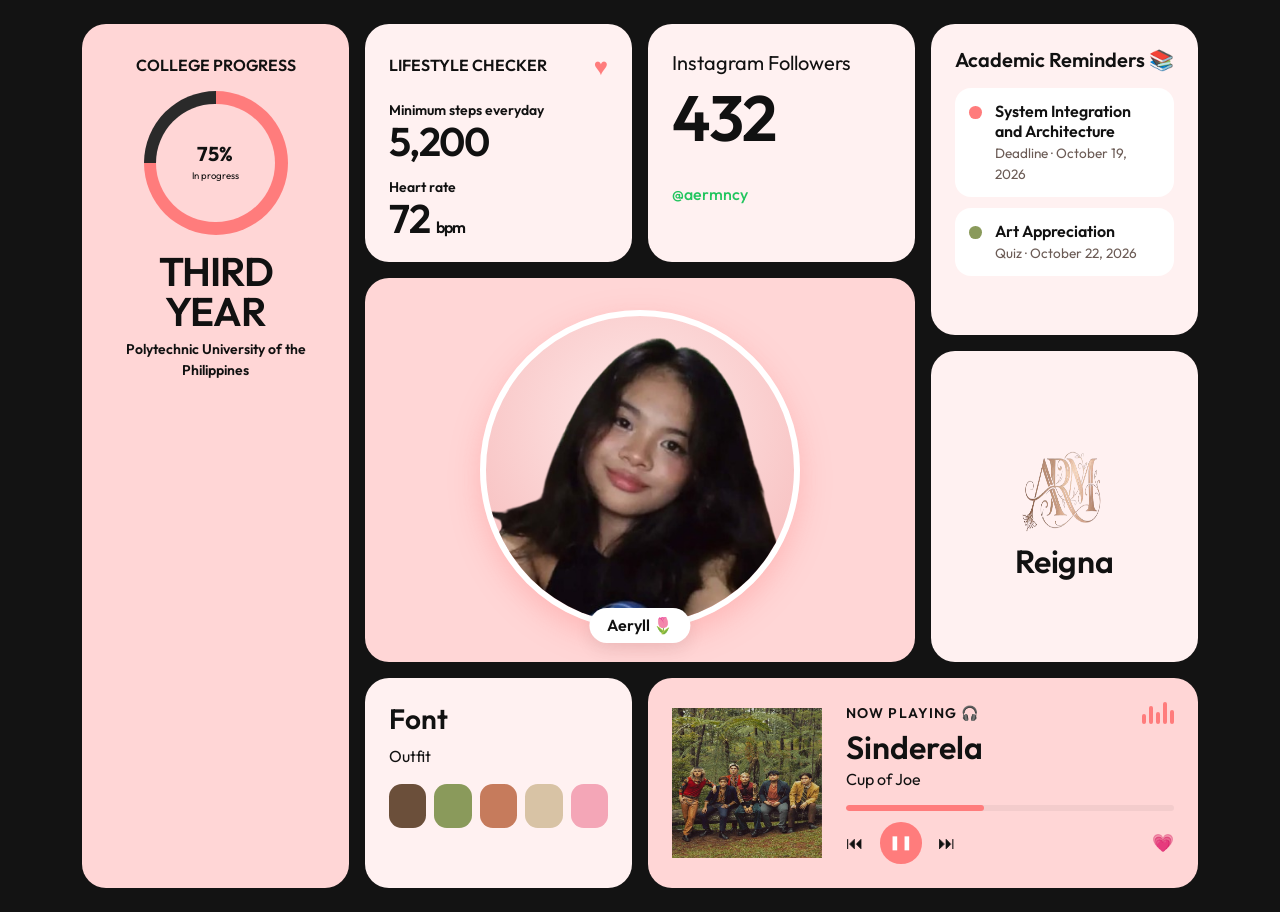
<file: activity-1/index.html>
<!DOCTYPE html>
<html lang="en">

<head>
    <meta charset="UTF-8">
    <meta name="viewport" content="width=device-width, initial-scale=1">
    <title>Reigna's Bento</title>
    <link href="https://cdn.jsdelivr.net/npm/bootstrap@5.3.3/dist/css/bootstrap.min.css" rel="stylesheet">
    <link href="https://fonts.googleapis.com/css2?family=Outfit:wght@400;500;600;700&display=swap" rel="stylesheet">
    <style>
        :root {
            --bg: #131313;
            --pink: #FFD6D6;
            --blush: #FFF1F1;
            --coral: #FF7C7C;
            --green: #22C55E;
            --ink: #111;
        }

        body {
            background: var(--bg);
            font-family: 'Outfit', sans-serif;
            color: var(--ink);
        }

        .tile {
            border-radius: 1.5rem;
            padding: 1.5rem;
            height: 100%;
            position: relative;
            overflow: hidden;
        }

        .t-pink {
            background: var(--pink);
        }

        .t-blush {
            background: var(--blush);
        }

        .tile h2 {
            font-weight: 600;
            line-height: 1.2;
        }

        .num {
            font-weight: 600;
            line-height: 1;
            letter-spacing: -.03em;
        }

        .up {
            color: var(--green);
            font-weight: 500;
        }

        .up-coral {
            color: var(--coral);
            font-weight: 500;
        }

        /* funding ring */
        .ring {
            width: 9rem;
            height: 9rem;
            border-radius: 50%;
            margin: 1rem auto;
            display: grid;
            place-items: center;
            background: conic-gradient(var(--coral) 0 75%, #2a2a2a 75% 100%);
        }

        .ring>div {
            width: 7.4rem;
            height: 7.4rem;
            border-radius: 50%;
            background: var(--pink);
            display: grid;
            place-items: center;
            text-align: center;
            line-height: 1.1;
        }

        /* hero */
        .hero {
            min-height: 24rem;
            display: grid;
            place-items: center;
        }

        .hero-photo {
            width: min(20rem, 80%);
            aspect-ratio: 1;
            border-radius: 50%;
            background: radial-gradient(circle at 50% 35%, #ffe9e9, #f5b5b5);
            border: 6px solid #fff;
            box-shadow: 0 10px 30px rgba(255, 124, 124, .35);
            overflow: hidden;
        }

        .hero-photo img {
            width: 100%;
            height: 100%;
            object-fit: cover;
            object-position: center;
            display: block;
        }

        .hero-name {
            position: absolute;
            bottom: 1.2rem;
            left: 50%;
            transform: translateX(-50%);
            background: #fff;
            border-radius: 999px;
            padding: .35rem 1.1rem;
            font-weight: 600;
            box-shadow: 0 6px 18px rgba(0, 0, 0, .08);
            white-space: nowrap;
        }

        /* academic reminders */
        .reminder {
            display: flex;
            gap: .8rem;
            align-items: flex-start;
            background: #fff;
            border-radius: 1rem;
            padding: .8rem .9rem;
            margin-bottom: .7rem;
        }

        .r-dot {
            flex-shrink: 0;
            width: .8rem;
            height: .8rem;
            border-radius: 50%;
            background: var(--coral);
            margin-top: .35rem;
        }

        .r-dot.alt {
            background: #8A9A5B;
        }

        .r-title {
            font-weight: 600;
            line-height: 1.25;
        }

        .r-meta {
            font-size: .85rem;
            color: #6b5b55;
            margin-top: .15rem;
        }

        /* swatches */
        .sw {
            flex: 1;
            height: 2.8rem;
            border-radius: .8rem;
        }

        /* music player */
        .music {
            display: flex;
            align-items: center;
            gap: 1.5rem;
        }

        .vinyl {
            flex-shrink: 0;
            width: 8.5rem;
            height: 8.5rem;
            border-radius: 50%;
            background: repeating-radial-gradient(circle, #1a1a1a 0 3px, #262626 3px 6px);
            display: grid;
            place-items: center;
            box-shadow: 0 8px 22px rgba(0, 0, 0, .25);
        }


        .vinyl img {
            width: 3.6rem;
            height: 3.6rem;
            border-radius: 50%;
            object-fit: cover;
            border: 3px solid var(--coral);
        }


        .music-info {
            flex: 1;
            min-width: 0;
        }

        .eq {
            display: flex;
            align-items: flex-end;
            gap: 3px;
            height: 1.4rem;
        }

        .eq i {
            width: 4px;
            border-radius: 2px;
            background: var(--coral);
            height: 30%;
        }


        .eq i:nth-child(1) { height: 45%; }
        .eq i:nth-child(2) { height: 80%; }
        .eq i:nth-child(3) { height: 55%; }
        .eq i:nth-child(4) { height: 100%; }
        .eq i:nth-child(5) { height: 65%; }


        .progress-track {
            height: 6px;
            background: #f3cccc;
            border-radius: 999px;
            overflow: hidden;
            margin-top: .9rem;
        }

        .progress-fill {
            height: 100%;
            width: 42%;
            background: var(--coral);
            border-radius: 999px;
        }



        .controls {
            display: flex;
            align-items: center;
            gap: 1rem;
            margin-top: .7rem;
            font-size: 1.1rem;
        }

        .play-btn {
            width: 2.6rem;
            height: 2.6rem;
            border-radius: 50%;
            border: 0;
            background: var(--coral);
            color: #fff;
            display: grid;
            place-items: center;
            font-size: .9rem;
        }

        @media (max-width: 575px) {
            .vinyl { width: 6rem; height: 6rem; }
            .vinyl img { width: 2.5rem; height: 2.5rem; }
        }
    </style>
</head>

<body>
    <main class="container-xl py-4">
        <div class="row g-3">

            <!-- FIRST COLUMN -->
            <div class="col-lg-3">
                <section class="tile t-pink text-center">
                    <h2 class="fs-6 mt-2">COLLEGE PROGRESS</h2>
                    <div class="ring">
                        <div>
                            <div><strong class="fs-5">75%</strong><br><small style="font-size:.6rem">In progress</small>
                            </div>
                        </div>
                    </div>
                    <div class="num display-6 mt-3">THIRD YEAR</div>
                    <p class="small fw-semibold mt-2 mb-0">Polytechnic University of the Philippines</p>
                </section>
            </div>

            <!-- RIGHT AREA -->
            <div class="col-lg-9">
                <div class="row g-3">

                    <div class="col-lg-8">
                        <div class="row g-3">

                            <div class="col-md-6">
                                <section class="tile t-blush">
                                    <div class="d-flex justify-content-between align-items-center">
                                        <h2 class="fs-6 text-uppercase mb-0">Lifestyle Checker</h2>
                                        <span class="fs-4" style="color:var(--coral)">&#9829;</span>
                                    </div>
                                    <div class="mt-3">
                                        <div class="small fw-semibold">Minimum steps everyday</div>
                                        <div class="num display-6">5,200</div>
                                    </div>
                                    <div class="mt-3">
                                        <div class="small fw-semibold">Heart rate</div>
                                        <div class="num display-6">72 <span class="fs-6 fw-semibold">bpm</span></div>
                                    </div>
                                </section>
                            </div>

                            <!-- IG Update -->
                            <div class="col-md-6">
                                <section class="tile t-blush">
                                    <div class="fs-5">Instagram Followers</div>
                                    <div class="num display-3 mt-2">432</div><br>
                                    <div class="up mt-2"><a href="https://www.instagram.com/aermncy/" target="_blank" rel="noopener" class="text-decoration-none" style="color:inherit;">@aermncy</a></div>
                                </section>
                            </div>

                            <!-- HERO: photo centered in the circle + cute emojis -->
                            <div class="col-12">
                                <section class="tile t-pink hero">
                                    <div class="hero-photo">
                                        <img src="aeryll.png" alt="Aeryll Moncayo">
                                    </div>

                                    <div class="hero-name">Aeryll 🌷</div>
                                </section>
                            </div>

                        </div>
                    </div>

                    <div class="col-lg-4">
                        <div class="d-flex flex-column gap-3 h-100">

                            <section class="tile t-blush flex-grow-1">
                                <h2 class="fs-5 mb-3">Academic Reminders 📚</h2>

                                <div class="reminder">
                                    <div class="r-dot"></div>
                                    <div>
                                        <div class="r-title">System Integration and Architecture</div>
                                        <div class="r-meta">Deadline &middot; October 19, 2026</div>
                                    </div>
                                </div>

                                <div class="reminder">
                                    <div class="r-dot alt"></div>
                                    <div>
                                        <div class="r-title">Art Appreciation</div>
                                        <div class="r-meta">Quiz &middot; October 22, 2026</div>
                                    </div>
                                </div>
                            </section>

                            <section
                                class="tile t-blush d-flex flex-column align-items-center justify-content-center py-4">
                                <img src="logo.png" alt="ARM" style="width: 100px; height: 100px; display:block;">
                                <div class="num fs-2 mt-2" style="letter-spacing:-.01em">Reigna</div>
                            </section>

                        </div>
                    </div>

                    <!-- Bottom row -->
                    <div class="col-lg-4">
                        <section class="tile t-blush">
                            <h2 class="fs-3">Font</h2>
                            <p class="mb-3">Outfit</p>
                            <div class="d-flex gap-2">
                                <span class="sw" style="background:#6B4F3A" title="Bark"></span>
                                <span class="sw" style="background:#8A9A5B" title="Moss"></span>
                                <span class="sw" style="background:#C67B5C" title="Terracotta"></span>
                                <span class="sw" style="background:#D8C3A5" title="Sand"></span>
                                <span class="sw" style="background:#F4A6B7" title="Pink"></span>
                            </div>
                        </section>
                    </div>

                    <!-- MUSIC PLAYER -->
                    <div class="col-lg-8">
                        <section class="tile t-pink d-flex align-items-center">
                            <div class="music w-100">
                                <div>
                                    <img src="coj.jpg" alt="Sinderela by Cup of Joe" height= 150px; width= 150px;>
                                </div>

                                <div class="music-info">
                                    <div class="d-flex align-items-center justify-content-between">
                                        <small class="fw-semibold text-uppercase" style="letter-spacing:.08em">Now playing 🎧</small>
                                        <div class="eq" aria-hidden="true"><i></i><i></i><i></i><i></i><i></i></div>
                                    </div>
                                    <h2 class="fs-2 mb-0 mt-1">Sinderela</h2>
                                    <p class="mb-0">Cup of Joe</p>

                                    <div class="progress-track"><div class="progress-fill"></div></div>

                                    <div class="controls">
                                        <span aria-hidden="true">&#9198;</span>
                                        <span class="play-btn" aria-hidden="true">&#10074;&#10074;</span>
                                        <span aria-hidden="true">&#9197;</span>
                                        <span class="ms-auto">💗</span>
                                    </div>
                                </div>
                            </div>
                        </section>
                    </div>

                </div>
            </div>

        </div>
    </main>

</body>

</html>
</file>
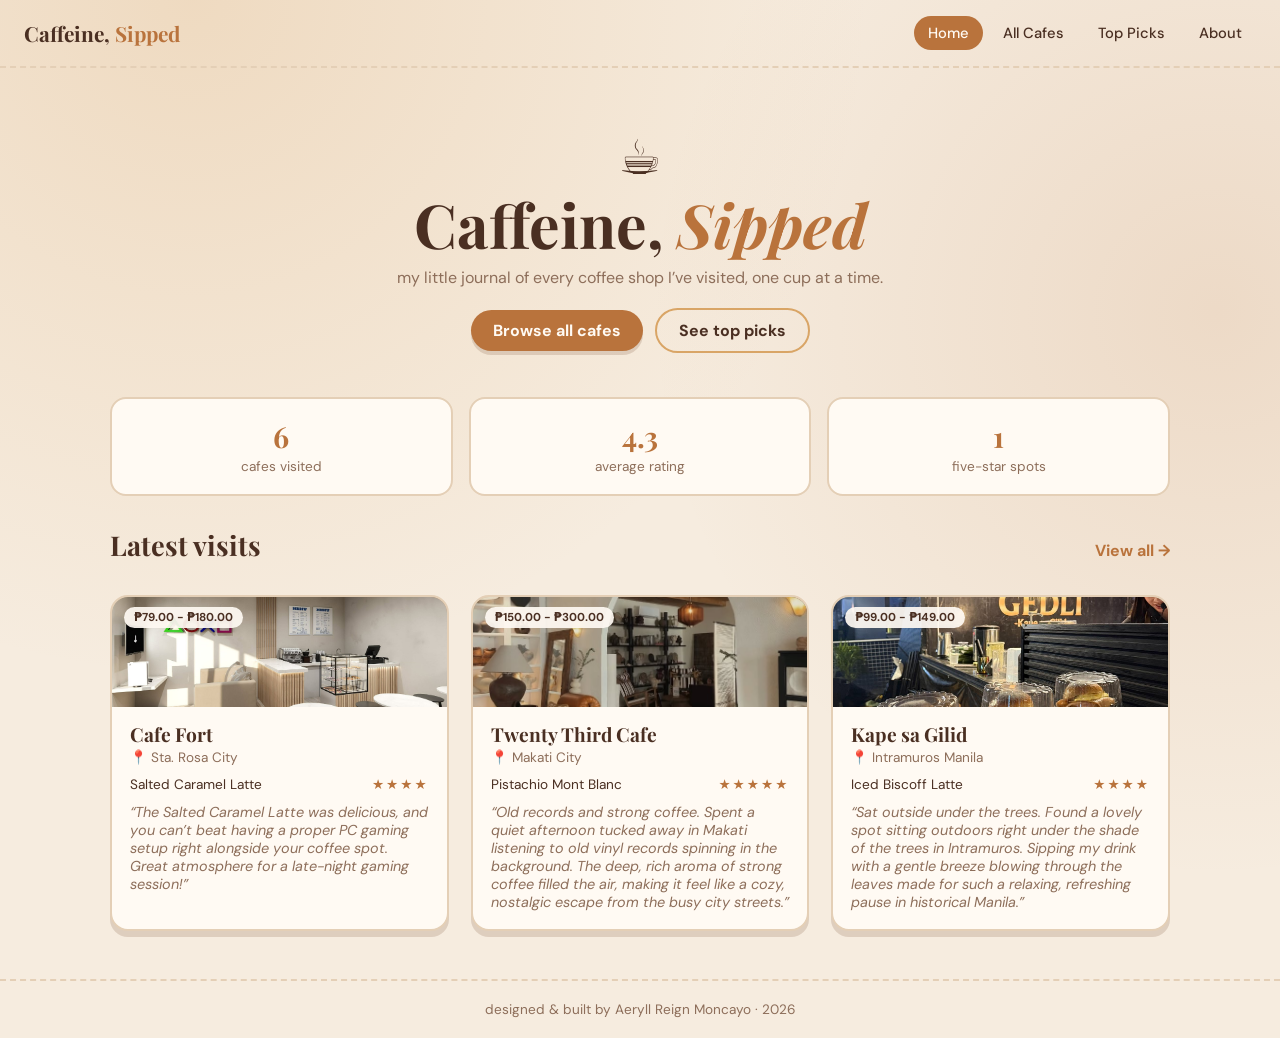
<file: activity-2/index.html>
<!DOCTYPE html>
<html lang="en">

<head>
  <meta charset="UTF-8" />
  <meta name="viewport" content="width=device-width, initial-scale=1.0" />
  <title>Caffeine, Sipped</title>
  <link rel="preconnect" href="https://fonts.googleapis.com" />
  <link rel="preconnect" href="https://fonts.gstatic.com" crossorigin />
  <link
    href="https://fonts.googleapis.com/css2?family=DM+Sans:wght@400;500;700&family=Playfair+Display:ital,wght@0,700;1,500&display=swap"
    rel="stylesheet" />
  <link rel="stylesheet" href="https://cdn.jsdelivr.net/npm/bootstrap-icons@1.11.1/font/bootstrap-icons.css" />
  <link rel="stylesheet" href="style.css" />
</head>

<body>
  <nav>
    <a class="brand" href="#home">Caffeine, <span>Sipped</span></a>
    <div class="links">
      <a href="#home" data-page="home">Home</a>
      <a href="#cafes" data-page="cafes">All Cafes</a>
      <a href="#top-picks" data-page="top-picks">Top Picks</a>
      <a href="#about" data-page="about">About</a>
    </div>
  </nav>

  <main id="page"></main>

  <footer>designed &amp; built by Aeryll Reign Moncayo · 2026</footer>

  <!-- Your cafes live here. Add or edit entries, keep the commas. -->
  <script type="application/json" id="cafe-data">
[
 { "id":"cafe-1",   "name": "Cafe Fort",          "place": "Sta. Rosa City",           "drink": "Salted Caramel Latte",                    "rating": 4.7,    "Price": "₱79.00 - ₱180.00",    "visited": "Jun 2026",        "image": "assets/fort.jpg",        "colors": ["#e8c9a0", "#c08552"],    "note": "The Salted Caramel Latte was delicious, and you can’t beat having a proper PC gaming setup right alongside your coffee spot. Great atmosphere for a late-night gaming session!" },
 { "id":"cafe-2",   "name": "Twenty Third Cafe",  "place": "Makati City",              "drink":"Pistachio Mont Blanc",                     "rating": 5,      "Price": "₱150.00 - ₱300.00",   "visited":"Jun 2026",         "image":"assets/23.jpeg",       "colors": ["#c9a27a","#5c3b28"],     "note":"Old records and strong coffee. Spent a quiet afternoon tucked away in Makati listening to old vinyl records spinning in the background. The deep, rich aroma of strong coffee filled the air, making it feel like a cozy, nostalgic escape from the busy city streets." },
 { "id":"cafe-3",   "name": "Kape sa Gilid",      "place": "Intramuros Manila",        "drink":"Iced Biscoff Latte",                       "rating": 4.5,    "Price": "₱99.00 - ₱149.00",    "visited":"May 2026",         "image":"assets/gilid.jpg",       "colors": ["#dfc9a3","#9c7a4d"],     "note":"Sat outside under the trees. Found a lovely spot sitting outdoors right under the shade of the trees in Intramuros. Sipping my drink with a gentle breeze blowing through the leaves made for such a relaxing, refreshing pause in historical Manila." },
 { "id":"cafe-4",   "name": "Coffee Project",     "place": "Crosswinds Tagaytay",      "drink": "Iced Shaken Lemon Lychee & Black Tea",    "rating": 3.7,    "Price": "₱130.00 - ₱245.00",   "visited":"January 2026",     "image":"assets/CP.jpg",           "colors": ["#cfd8b0","#8a9a5b"],     "note":"Clean, bright, and peaceful.A refreshing getaway up in Tagaytay. The cafe was wonderfully clean, flooded with natural sunlight, and bathed in an overall sense of calm that made it super easy to unwind and clear my mind." },
 { "id":"cafe-5",   "name": "Dwena's Cafe",       "place": "San Antonio Sto. Tomas",   "drink":"Mocha Frappe",                             "rating": 3.5,    "Price": "₱120.00 - ₱200.00",   "visited":"Jul 2025",         "image":"assets/dwenas.jpg",       "colors": ["#e5b8a0","#a0522d"],     "note":"Great for hanging out with friends. Loved the easygoing, warm vibe here—it felt like the ideal spot to catch up and chill with good friends over drinks, shared laughs, and casual banter." },
 { "id":"cafe-6",   "name": "Moonbucks Cafe",     "place": "Calamba City",             "drink": "White Chocolate Mocha",                   "rating": 4.5,    "Price": "₱100.00 - ₱260.00",   "visited": "February 2025",   "image": "assets/moonbucks.jpg",   "colors": ["#d9b38c", "#8b5e3c"],    "note": "Fast wifi and quiet corners. Tucked myself away in one of their quiet corners to get some solid focus time in. Between the peaceful atmosphere and the speedy Wi-Fi, it was an effortless spot to lock in and get work done." }
]
  </script>

  <script>
    const cafes = JSON.parse(document.getElementById('cafe-data').textContent);
    const page = document.getElementById('page');

    window.addEventListener('hashchange', showPage);
    showPage();

    // Decide which page to show based on the link (#home, #cafes, #cafe-1 ...)
    function showPage() {
      const id = location.hash.replace('#', '') || 'home';
      let tab = id;

      if (id === 'cafes') {
        page.innerHTML = renderAllCafes();
      } else if (id === 'top-picks') {
        page.innerHTML = renderTopPicks();
      } else if (id === 'about') {
        page.innerHTML = renderAbout();
      } else if (id.startsWith('cafe-')) {
        tab = 'cafes';
        page.innerHTML = renderDetail(id);
      } else {
        tab = 'home';
        page.innerHTML = renderHome();
      }

      document.querySelectorAll('.links a').forEach(link => {
        link.classList.toggle('on', link.dataset.page === tab);
      });
      window.scrollTo(0, 0);
    }

    function stars(count) {
      return '★'.repeat(count) + '☆'.repeat(5 - count);
    }

    // One cafe card
    function renderCard(cafe) {
      return `
        <a class="card" href="#${cafe.id}">
          <div class="cover" style="background: linear-gradient(135deg, ${cafe.colors[0]}, ${cafe.colors[1]})">
            <span class="badge">${cafe.Price}</span>
            <img src="${cafe.image}" alt="${cafe.name}" onerror="this.remove()" />
          </div>
          <div class="info">
            <h3 class="name">${cafe.name}</h3>
            <p class="place">📍 ${cafe.place}</p>
            <div class="row">
              <span>${cafe.drink}</span>
              <span class="stars">${stars(cafe.rating)}</span>
            </div>
            <p class="note">“${cafe.note}”</p>
          </div>
        </a>`;
    }

    // A grid made from a list of cafes
    function renderGrid(list) {
      return `<div class="grid">${list.map(renderCard).join('')}</div>`;
    }

    function renderHome() {
      const total = cafes.length;
      const average = (cafes.reduce((sum, cafe) => sum + cafe.rating, 0) / total).toFixed(1);
      const fiveStars = cafes.filter(cafe => cafe.rating === 5).length;

      return `
        <section class="hero">
          <div class="cup">☕</div>
          <h1>Caffeine, <em>Sipped</em></h1>
          <p class="lead">my little journal of every coffee shop I’ve visited, one cup at a time.</p>
          <a class="btn" href="#cafes">Browse all cafes</a>
          <a class="btn alt" href="#top-picks">See top picks</a>
        </section>

        <div class="stats">
          <div class="stat"><b>${total}</b><span>cafes visited</span></div>
          <div class="stat"><b>${average}</b><span>average rating</span></div>
          <div class="stat"><b>${fiveStars}</b><span>five-star spots</span></div>
        </div>

        <div class="head">
          <h2>Latest visits</h2>
          <a class="back" href="#cafes">View all →</a>
        </div>
        ${renderGrid(cafes.slice(0, 3, 4))}`;
    }

    function renderAllCafes() {
      return `
        <h2>All cafes</h2>
        <p class="lead">Every spot I’ve sipped at. Tap a card to see more.</p>
        ${renderGrid(cafes)}`;
    }

    function renderTopPicks() {
      const topCafes = cafes.filter(cafe => cafe.rating === 5);
      return `
        <h2>Top picks</h2>
        <p class="lead">My five-star favorites.</p>
        ${renderGrid(topCafes)}`;
    }

    function renderAbout() {
      return `
        <section class="about">
          <h2>My Love Affair with Cafes</h2>
          <p>There is something quiet and magic about a warm cafe on an unassuming morning. It isn't just about the caffeine—though a perfectly pulled shot of espresso certainly helps—it’s about the atmosphere. Cafes exist in that rare, peaceful space between home and the rest of the world: a place where time slows down just enough for you to breathe, think, or simply watch life unfold around you.</p>
          <p>Welcome to my little corner of the internet. This is where I keep track of every coffee shop I visit, what I ordered, and how it felt to sit there for an hour with a good drink.</p>        
          </section>

        <div class="rules">
          <h2>My cafe rules</h2>
          <div class="grid">
            <div class="stat rule"><div class="emoji">🪑</div><b>Comfy seats win</b><span>I will stay longer if the chair is good.</span></div>
            <div class="stat rule"><div class="emoji">🔌</div><b>Outlets matter</b><span>A laptop at 5% is a sad laptop.</span></div>
            <div class="stat rule"><div class="emoji">🎶</div><b>Good playlist</b><span>Soft music makes any drink taste better.</span></div>
          </div>
        </div>`;
    }

    function renderDetail(id) {
      const index = cafes.findIndex(cafe => cafe.id === id);
      if (index === -1) return renderHome();

      const cafe = cafes[index];
      const previous = cafes[(index + cafes.length - 1) % cafes.length];
      const next = cafes[(index + 1) % cafes.length];

      return `
        <a class="back" href="#cafes">← Back to all cafes</a>

        <div class="detail">
          <div class="cover big" style="background: linear-gradient(135deg, ${cafe.colors[0]}, ${cafe.colors[1]})">
            ${cafe.emoji}
            <img src="${cafe.image}" alt="${cafe.name}" onerror="this.remove()" />
          </div>

          <div>
            <h2>${cafe.name}</h2>
            <p class="place">📍 ${cafe.place}</p>
            <div class="facts">
              <div class="row"><span>Ordered</span><b>${cafe.drink}</b></div>
              <div class="row"><span>Rating</span><b class="stars">${stars(cafe.rating)}</b></div>
              <div class="row"><span>Price</span><b>${cafe.Price}</b></div>
              <div class="row"><span>Visited</span><b>${cafe.visited}</b></div>
            </div>
            <p class="note">“${cafe.note}”</p>
          </div>
        </div>

        <div class="pager">
          <a class="btn alt" href="#${previous.id}">← ${previous.name}</a>
          <a class="btn alt" href="#${next.id}">${next.name} →</a>
        </div>`;
    }
  </script>
</body>

</html>
</file>
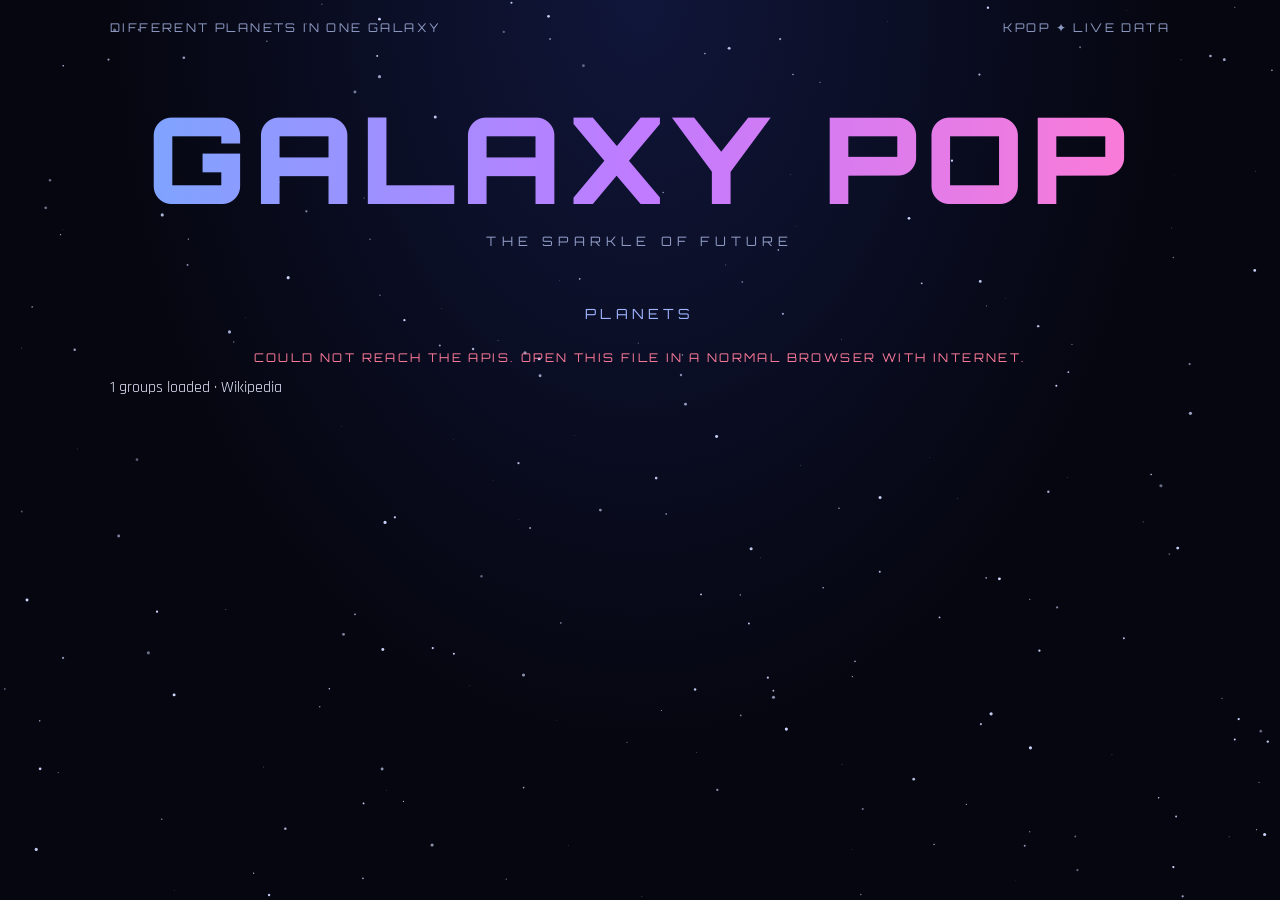
<file: midterms/index.html>
<!DOCTYPE html>
<html lang="en">

<head>
  <meta charset="utf-8">
  <meta name="viewport" content="width=device-width, initial-scale=1">
  <title>Galaxy Pop</title>
  <link rel="preconnect" href="https://fonts.googleapis.com">
  <link
    href="https://fonts.googleapis.com/css2?family=Orbitron:wght@500;700;900&family=Rajdhani:wght@400;500;600&display=swap"
    rel="stylesheet">
  <link rel="stylesheet" href="style.css" />
</head>

<body>
  <canvas id="stars"></canvas>
  <div class="wrap">
    <div class="top"><span>DIFFERENT PLANETS IN ONE GALAXY</span><span>KPOP ✦ LIVE DATA</span></div>

    <section class="hero" id="hero">
      <div class="orb"></div>
      <h1 data-t="EXO">GALAXY POP</h1>
      <div class="slogan">THE SPARKLE OF FUTURE</div>
    </section>

    <div id="home">
      <div class="sec">PLANETS</div>
      <div class="galaxy" id="galaxy">
        <p class="msg">LOADING TRANSMISSION…</p>
      </div>
    </div>

    <div id="groupView" hidden>
      <button class="back" id="back">← BACK TO GALAXY</button>
      <h2 class="gname" id="gName"></h2>
      <p class="about" id="about"></p>
      <div class="sec" id="mTitle">THE MEMBERS</div>
      <div id="members"></div>
      <div class="pager" id="pager"></div>
    </div>

    <div class="status" id="status"></div>
  </div>

  <div id="modal">
    <div class="sheet" id="sheet"></div>
  </div>
  <script>
    (() => {
      const c = document.getElementById("stars"), x = c.getContext("2d"); let W, H, S = [];
      const init = () => { W = c.width = innerWidth; H = c.height = innerHeight; S = Array.from({ length: Math.min(220, W / 5) }, () => ({ x: Math.random() * W, y: Math.random() * H, r: Math.random() * 1.4 + .2, v: Math.random() * .25 + .03, t: Math.random() * 6 })); };
      addEventListener("resize", init); init();
      (function loop() { x.clearRect(0, 0, W, H); for (const s of S) { s.y -= s.v; s.t += .03; if (s.y < 0) { s.y = H; s.x = Math.random() * W; } x.globalAlpha = .4 + .6 * Math.abs(Math.sin(s.t)); x.fillStyle = "#cfd8ff"; x.beginPath(); x.arc(s.x, s.y, s.r, 0, 7); x.fill(); } requestAnimationFrame(loop); })();
    })();

    const OTHERS = ["BTS", "Blackpink", "NewJeans", "Twice_(group)", "Aespa", "Ive_(group)", "Stray_Kids", "Seventeen_(South_Korean_band)", "Le Sserafim", "Itzy", "Red Velvet", "Tomorrow_X_Together", "Enhypen", "Nct_127", "Shinee", "Super_Junior", "Girls%27_Generation"];
    const EXO_TITLE = "EXO";

    const POWERS = [
      { re: /xiumin|min-?seok/i, n: "Xiumin", p: "Ice", c: "#9fe8ff" },
      { re: /suho|jun-?myeon/i, n: "Suho", p: "Water", c: "#3a8dff" },
      { re: /\blay\b|yixing/i, n: "Lay", p: "Healing", c: "#7dffb0" },
      { re: /baekhyun|baek-?hyun/i, n: "Baekhyun", p: "Light", c: "#fff6a0" },
      { re: /chanyeol|chan-?yeol/i, n: "Chanyeol", p: "Fire", c: "#ff5a3c" },
      { re: /\bd\.?o\.?\b|kyung-?soo/i, n: "D.O.", p: "Earth", c: "#c99a64" },
      { re: /\bchen\b|jong-?dae/i, n: "Chen", p: "Lightning", c: "#ffe14d" },
      { re: /\bkai\b|jong-?in/i, n: "Kai", p: "Teleportation", c: "#c07bff" },
      { re: /sehun|se-?hun/i, n: "Sehun", p: "Wind", c: "#c9d8ff" },
      { re: /kris|yifan/i, n: "Kris", p: "Flight", c: "#8affff" },
      { re: /luhan|lu han/i, n: "Luhan", p: "Telekinesis", c: "#ff7bd5" },
      { re: /\btao\b|zitao/i, n: "Tao", p: "Time Control", c: "#a8b5ff" }
    ];
    const powerOf = n => POWERS.find(p => p.re.test(n));
    const esc = s => String(s ?? "").replace(/[&<>"]/g, c => ({ "&": "&amp;", "<": "&lt;", ">": "&gt;", '"': "&quot;" }[c]));
    const $ = id => document.getElementById(id), st = $("status");
    let current = null;

    async function getGroup(title) {
      const r = await fetch("https://en.wikipedia.org/api/rest_v1/page/summary/" + (title.includes("%") ? title : encodeURIComponent(title)));
      if (!r.ok) throw new Error(title + " " + r.status);
      const j = await r.json();
      return { title, name: j.titles?.normalized || j.title, desc: j.description || "", extract: j.extract || "", page: j.content_urls?.desktop?.page || "", qid: j.wikibase_item };
    }

    async function getMembers(qid) {
      const q = `SELECT ?m ?mLabel (SAMPLE(?i) AS ?img) (SAMPLE(?d) AS ?dob) (SAMPLE(?pl) AS ?pob) (SAMPLE(?al) AS ?alias) WHERE {
    {wd:${qid} wdt:P527 ?m} UNION {?m wdt:P463 wd:${qid}} ?m wdt:P31 wd:Q5.
    OPTIONAL{?m wdt:P18 ?i} OPTIONAL{?m wdt:P569 ?d}
    OPTIONAL{?m wdt:P19 ?p. ?p rdfs:label ?pl FILTER(lang(?pl)="en")}
    OPTIONAL{?m skos:altLabel ?al FILTER(lang(?al)="en")}
    SERVICE wikibase:label {bd:serviceParam wikibase:language "en".}
  } GROUP BY ?m ?mLabel ORDER BY ?dob`;
      st.textContent = "QUERY · Wikidata SPARQL · members of " + qid;
      const r = await fetch("https://query.wikidata.org/sparql?format=json&query=" + encodeURIComponent(q));
      if (!r.ok) throw new Error("Wikidata " + r.status);
      const j = await r.json(), seen = new Set();
      return j.results.bindings.map(b => ({ id: b.m.value.split("/").pop(), name: b.mLabel.value, alias: b.alias?.value || "", img: b.img ? b.img.value.replace("http://", "https://") + "?width=420" : "", dob: b.dob ? b.dob.value.slice(0, 10) : "", pob: b.pob?.value || "" }))
        .filter(m => !/^Q\d+$/.test(m.name) && !seen.has(m.id) && seen.add(m.id));
    }
    const fmt = d => d ? new Date(d + "T00:00:00").toLocaleDateString("en", { year: "numeric", month: "long", day: "numeric" }) : "—";

    function ph(m, c) { return `<div class="pic ph" style="--c:${c}">${esc(m.name[0])}</div>`; }
    const PER_PAGE = 6;
    let page = 1, list = [], curGroup = null;

    function drawPage() {
      const pages = Math.max(1, Math.ceil(list.length / PER_PAGE));
      page = Math.min(page, pages);
      const start = (page - 1) * PER_PAGE;
      $("members").innerHTML = '<div class="grid">' + list.slice(start, start + PER_PAGE).map((m, k) => {
        const i = start + k, pw = m.pw, c = m.c;
        return `<button class="card" data-i="${i}" style="--c:${c};animation-delay:${k * 70}ms"><span class="num">${String(i + 1).padStart(2, "0")}</span>${m.img ? `<img class="pic" loading="lazy" src="${esc(m.img)}" alt="${esc(m.name)}" onerror="this.outerHTML='<div class=\\'pic ph\\'>${esc(m.name[0])}</div>'">` : ph(m, c)}<div class="b"><h3>${esc(pw ? pw.n.toUpperCase() : m.name)}</h3><p>${esc(pw ? m.name : (m.pob || ""))}</p>${pw ? `<span class="power"><i></i>${pw.p.toUpperCase()}</span>` : ""}</div></button>`;
      }).join("") + "</div>";
      $("members").querySelectorAll(".card").forEach(b => b.onclick = () => openModal(list[+b.dataset.i], curGroup));

      $("pager").innerHTML = pages < 2 ? "" :
        `<button data-p="${page - 1}" ${page === 1 ? "disabled" : ""}>PREV</button>
     <span>PAGE ${page} OF ${pages}</span>
     <div class="dots">${Array.from({ length: pages }, (_, i) => `<button class="dot ${i + 1 === page ? "on" : ""}" data-p="${i + 1}" aria-label="Page ${i + 1}"></button>`).join("")}</div>
     <button data-p="${page + 1}" ${page === pages ? "disabled" : ""}>NEXT</button>`;
    }
    $("pager").onclick = e => {
      const b = e.target.closest("[data-p]");
      if (!b || b.disabled) return;
      page = +b.dataset.p;
      drawPage();
      $("mTitle").scrollIntoView({ behavior: "smooth" });
    };
    async function openGroup(g, isExo) {
      current = g.title;
      $("hero").hidden = true;
      $("home").hidden = true;
      $("groupView").hidden = false;
      $("gName").textContent = g.name.toUpperCase();
      $("about").innerHTML = esc(g.extract) + (g.page ? ` <a href="${esc(g.page)}" target="_blank" rel="noopener">Wikipedia ↗</a>` : "");
      window.scrollTo({ top: 0 });
      const box = $("members");
      box.innerHTML = '<p class="msg">LOADING TRANSMISSION…</p>';
      $("pager").innerHTML = "";
      if (!isExo) window.scrollTo({ top: 0, behavior: "smooth" });
      if (!g.qid) { box.innerHTML = '<p class="msg">NO MEMBER DATA FOUND</p>'; return; }
      try {
        const ms = await getMembers(g.qid);
        if (current !== g.title) return;
        if (!ms.length) { box.innerHTML = '<p class="msg">NO MEMBER LIST ON WIKIDATA</p>'; return; }
        st.textContent = ms.length + " members loaded · Wikidata";

        list = ms; curGroup = g; page = 1;
        list.forEach((m, i) => {
          m.pw = isExo ? (powerOf(m.name) || powerOf(m.alias)) : null;
          m.c = m.pw ? m.pw.c : ["#7aa7ff", "#c07bff", "#7dffb0", "#ff7bd5"][i % 4];
        });
        drawPage();

      } catch (e) { box.innerHTML = '<p class="msg err">SIGNAL LOST · ' + esc(e.message) + '. TRY AGAIN SOON.</p>'; }
    }

    function openModal(m, g) {
      $("sheet").style.setProperty("--c", m.c);
      $("sheet").innerHTML = (m.img ? `<img src="${esc(m.img)}" alt="${esc(m.name)}">` : `<div class="ph" style="color:${m.c}">${esc(m.name[0])}</div>`) +
        `<div class="in"><h2>${esc(m.pw ? m.pw.n.toUpperCase() : m.name)}</h2><div style="color:var(--dim)">${esc(g.name)}</div>${m.pw ? `<span class="power" style="margin-top:12px"><i></i>${m.pw.p.toUpperCase()}</span>` : ""}
    <dl><dt>Name</dt><dd>${esc(m.name)}</dd><dt>Born</dt><dd>${esc(fmt(m.dob))}</dd><dt>Birthplace</dt><dd>${esc(m.pob || "—")}</dd></dl><button class="x" id="cl">CLOSE</button></div>`;
      $("modal").classList.add("on");
      $("cl").onclick = () => $("modal").classList.remove("on");
    }
    $("modal").onclick = e => { if (e.target.id === "modal") $("modal").classList.remove("on"); };
    addEventListener("keydown", e => { if (e.key === "Escape") $("modal").classList.remove("on"); });

    addEventListener("keydown", e => { if (e.key === "Escape") $("modal").classList.remove("on"); });   // unchanged

    // ◀ everything below is new
    function showHome() {
      current = null;
      $("groupView").hidden = true;
      $("hero").hidden = false;
      $("home").hidden = false;
      st.textContent = "";
    }
    $("back").onclick = showHome;

    (async () => {
      st.textContent = "GET · en.wikipedia.org/api/rest_v1/page/summary";
      const gal = $("galaxy");
      const titles = [EXO_TITLE, ...OTHERS];
      const res = await Promise.allSettled(titles.map(getGroup));
      gal.innerHTML = "";
      res.filter(r => r.status === "fulfilled").forEach(r => {
        const g = r.value, p = document.createElement("button");
        p.className = "pill";
        p.textContent = g.title === EXO_TITLE ? "EXO" : g.name.toUpperCase();
        p.onclick = () => openGroup(g, g.title === EXO_TITLE);
        gal.appendChild(p);
      });
      if (!gal.children.length) gal.innerHTML = '<p class="msg err">COULD NOT REACH THE APIS. OPEN THIS FILE IN A NORMAL BROWSER WITH INTERNET.</p>';
      st.textContent = gal.children.length + " groups loaded · Wikipedia";
    })();
  </script>
</body>

</html>
</file>
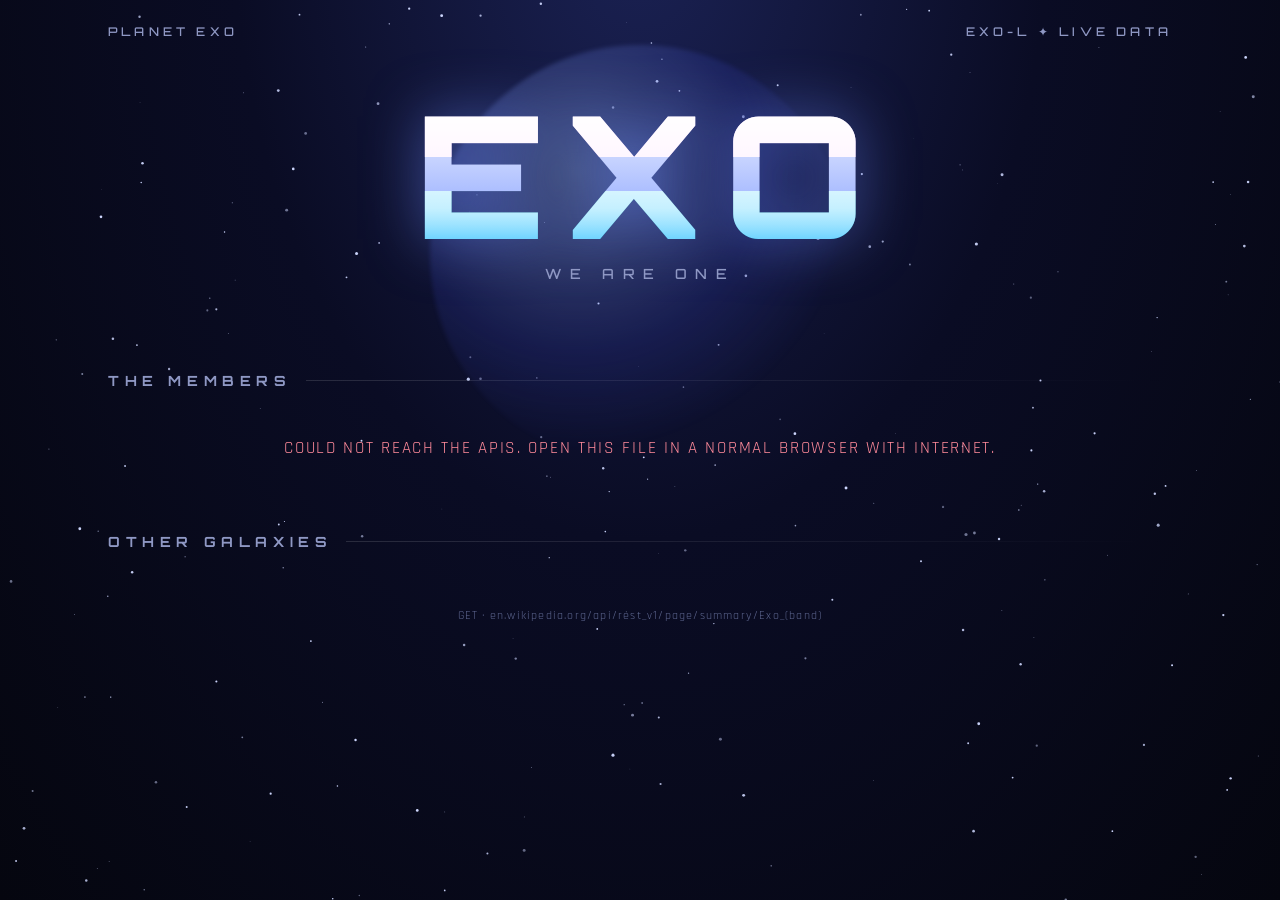
<file: activity-3/index.html.html>
<!DOCTYPE html>
<html lang="en">
<head>
<meta charset="utf-8">
<meta name="viewport" content="width=device-width, initial-scale=1">
<title>EXO · We Are One</title>
<link rel="preconnect" href="https://fonts.googleapis.com">
<link href="https://fonts.googleapis.com/css2?family=Orbitron:wght@500;700;900&family=Rajdhani:wght@400;500;600&display=swap" rel="stylesheet">
<style>
:root{--bg:#05060f;--silver:#e8ecff;--dim:#8f98c4;--glow:#7aa7ff;--line:#ffffff22}
*{box-sizing:border-box}
body{margin:0;background:radial-gradient(ellipse at 50% -10%,#1b2255 0,#0a0c24 45%,var(--bg) 100%) fixed;color:var(--silver);font-family:Rajdhani,"Segoe UI",sans-serif;font-size:17px;min-height:100vh;overflow-x:hidden}
#stars{position:fixed;inset:0;z-index:0;pointer-events:none}
.wrap{position:relative;z-index:1;max-width:1100px;margin:0 auto;padding:24px 18px 80px}
.top{display:flex;justify-content:space-between;align-items:center;font:500 12px Orbitron,sans-serif;letter-spacing:.35em;color:var(--dim)}
.hero{text-align:center;padding:50px 0 24px;position:relative}
.orb{position:absolute;left:50%;top:6px;width:min(420px,80vw);aspect-ratio:1;transform:translateX(-50%);border-radius:50%;background:radial-gradient(circle at 35% 30%,#9fc0ff55,#4b5cff22 45%,transparent 70%);filter:blur(2px);animation:pulse 6s ease-in-out infinite}
@keyframes pulse{50%{transform:translateX(-50%) scale(1.07);opacity:.7}}
h1{position:relative;margin:0;font:900 clamp(64px,18vw,170px)/1 Orbitron,sans-serif;letter-spacing:.12em;margin-right:-.12em;background:linear-gradient(180deg,#fff,#9fb4ff 70%,#4b5cff);-webkit-background-clip:text;background-clip:text;color:transparent;filter:drop-shadow(0 0 28px #6d8bff88)}
h1::before,h1::after{content:attr(data-t);position:absolute;inset:0;background:inherit;-webkit-background-clip:text;background-clip:text;color:transparent;mix-blend-mode:screen}
h1::before{animation:gl1 4s infinite;clip-path:inset(0 0 60% 0);filter:hue-rotate(80deg)}
h1::after{animation:gl2 4s infinite;clip-path:inset(60% 0 0 0);filter:hue-rotate(-80deg)}
@keyframes gl1{0%,90%,100%{transform:none}93%{transform:translate(-6px,0)}96%{transform:translate(5px,0)}}
@keyframes gl2{0%,88%,100%{transform:none}91%{transform:translate(6px,0)}95%{transform:translate(-5px,0)}}
.slogan{position:relative;font:500 14px Orbitron,sans-serif;letter-spacing:.6em;color:var(--dim);margin-top:6px}
.about{position:relative;max-width:680px;margin:22px auto 0;color:#c8d0f5;line-height:1.55}
.about a{color:var(--glow)}
.sec{font:700 14px Orbitron,sans-serif;letter-spacing:.4em;color:var(--dim);margin:44px 0 18px;display:flex;align-items:center;gap:14px}
.sec::after{content:"";flex:1;height:1px;background:linear-gradient(90deg,var(--line),transparent)}
.grid{display:grid;grid-template-columns:repeat(auto-fill,minmax(200px,1fr));gap:18px}
.card{--c:#7aa7ff;position:relative;background:linear-gradient(180deg,#ffffff0d,#ffffff05);border:1px solid var(--line);border-radius:6px;padding:0;overflow:hidden;cursor:pointer;color:inherit;font:inherit;text-align:left;transition:.3s;animation:rise .7s backwards;clip-path:polygon(0 0,calc(100% - 16px) 0,100% 16px,100% 100%,0 100%)}
.card:hover{border-color:var(--c);box-shadow:0 0 34px -4px var(--c),inset 0 0 40px -20px var(--c);transform:translateY(-6px)}
@keyframes rise{from{opacity:0;transform:translateY(24px)}}
.pic{width:100%;aspect-ratio:3/4;object-fit:cover;object-position:top;display:block;filter:saturate(.9) contrast(1.05);transition:.4s;background:linear-gradient(160deg,#1b2255,#05060f)}
.card:hover .pic{transform:scale(1.06);filter:saturate(1.2)}
.ph{display:grid;place-items:center;font:900 64px Orbitron;color:var(--c);opacity:.6}
.b{padding:12px 14px 16px}
.b h3{margin:0;font:700 15px Orbitron,sans-serif;letter-spacing:.08em}
.b p{margin:4px 0 0;font-size:14px;color:var(--dim)}
.power{display:inline-flex;align-items:center;gap:6px;margin-top:8px;padding:3px 10px;border:1px solid var(--c);border-radius:99px;font:600 11px Orbitron,sans-serif;letter-spacing:.14em;color:var(--c);text-shadow:0 0 10px var(--c);box-shadow:0 0 12px -4px var(--c)}
.power i{width:7px;height:7px;border-radius:50%;background:var(--c);box-shadow:0 0 8px var(--c)}
.num{position:absolute;top:8px;left:10px;font:900 13px Orbitron;color:#fff9;text-shadow:0 0 8px #000}
.galaxy{display:flex;flex-wrap:wrap;gap:10px}
.pill{background:none;border:1px solid var(--line);color:var(--silver);padding:8px 16px;border-radius:99px;font:600 12px Orbitron,sans-serif;letter-spacing:.14em;cursor:pointer;transition:.25s}
.pill:hover,.pill.on{border-color:var(--glow);box-shadow:0 0 18px -3px var(--glow);color:#fff}
.msg{text-align:center;color:var(--dim);padding:30px;letter-spacing:.1em}.err{color:#ff8a9a}
.status{margin-top:40px;text-align:center;font-size:12px;color:#5d668f;letter-spacing:.1em;word-break:break-all}
#modal{position:fixed;inset:0;background:#02030bcc;backdrop-filter:blur(8px);display:none;place-items:center;z-index:5;padding:18px}
#modal.on{display:grid}
.sheet{--c:#7aa7ff;max-width:640px;width:100%;display:grid;grid-template-columns:minmax(0,230px) 1fr;background:#0b0e26;border:1px solid var(--c);box-shadow:0 0 60px -10px var(--c);animation:rise .4s}
.sheet img,.sheet .ph{width:100%;height:100%;min-height:280px;object-fit:cover;object-position:top}
.sheet .in{padding:22px}.sheet h2{margin:0 0 4px;font:900 24px Orbitron;letter-spacing:.08em}
.sheet dl{display:grid;grid-template-columns:max-content 1fr;gap:6px 14px;margin:14px 0;font-size:15px}.sheet dt{color:var(--dim)}.sheet dd{margin:0}
.x{background:none;border:1px solid var(--line);color:var(--silver);padding:8px 16px;font:600 12px Orbitron;letter-spacing:.2em;cursor:pointer}
@media(max-width:600px){.sheet{grid-template-columns:1fr}.sheet img,.sheet .ph{min-height:0;aspect-ratio:3/2}}
</style>
</head>
<body>
<canvas id="stars"></canvas>
<div class="wrap">
  <div class="top"><span>PLANET EXO</span><span>EXO-L ✦ LIVE DATA</span></div>
  <section class="hero">
    <div class="orb"></div>
    <h1 data-t="EXO">EXO</h1>
    <div class="slogan">WE ARE ONE</div>
    <p class="about" id="about">Establishing connection to the galaxy…</p>
  </section>

  <div class="sec" id="mTitle">THE MEMBERS</div>
  <div id="members"><p class="msg">LOADING TRANSMISSION…</p></div>

  <div class="sec">OTHER GALAXIES</div>
  <div class="galaxy" id="galaxy"></div>
  <div class="status" id="status"></div>
</div>

<div id="modal"><div class="sheet" id="sheet"></div></div>

<script>
/* ---------- starfield ---------- */
(() => {
  const c = document.getElementById("stars"), x = c.getContext("2d"); let W, H, S = [];
  const init = () => { W = c.width = innerWidth; H = c.height = innerHeight; S = Array.from({length: Math.min(220, W/5)}, () => ({x:Math.random()*W, y:Math.random()*H, r:Math.random()*1.4+.2, v:Math.random()*.25+.03, t:Math.random()*6})); };
  addEventListener("resize", init); init();
  (function loop(){ x.clearRect(0,0,W,H); for(const s of S){ s.y -= s.v; s.t += .03; if(s.y < 0){ s.y = H; s.x = Math.random()*W; } x.globalAlpha = .4 + .6*Math.abs(Math.sin(s.t)); x.fillStyle = "#cfd8ff"; x.beginPath(); x.arc(s.x, s.y, s.r, 0, 7); x.fill(); } requestAnimationFrame(loop); })();
})();

/* ---------- data ---------- */
const OTHERS = ["BTS","Blackpink","NewJeans","Twice_(group)","Aespa","Ive_(group)","Stray_Kids","Seventeen_(South_Korean_band)","Le_Sserafim","Itzy","Red_Velvet_(group)","Tomorrow_X_Together","Enhypen","Nct_127","Shinee","Super_Junior","Girls%27_Generation"];
const EXO_TITLE = "Exo_(band)";
/* Original EXO concept powers (fan lore from the debut era) */
const POWERS = [
  {re:/xiumin|min-?seok/i,  n:"Xiumin", p:"Ice", c:"#9fe8ff"},
  {re:/suho|jun-?myeon/i,   n:"Suho", p:"Water", c:"#3a8dff"},
  {re:/\blay\b|yixing/i,    n:"Lay", p:"Healing", c:"#7dffb0"},
  {re:/baekhyun|baek-?hyun/i,n:"Baekhyun", p:"Light", c:"#fff6a0"},
  {re:/chanyeol|chan-?yeol/i,n:"Chanyeol", p:"Fire", c:"#ff5a3c"},
  {re:/\bd\.?o\.?\b|kyung-?soo/i,n:"D.O.", p:"Earth", c:"#c99a64"},
  {re:/\bchen\b|jong-?dae/i,n:"Chen", p:"Lightning", c:"#ffe14d"},
  {re:/\bkai\b|jong-?in/i,  n:"Kai", p:"Teleportation", c:"#c07bff"},
  {re:/sehun|se-?hun/i,     n:"Sehun", p:"Wind", c:"#c9d8ff"},
  {re:/kris|yifan/i,        n:"Kris", p:"Flight", c:"#8affff"},
  {re:/luhan|lu han/i,      n:"Luhan", p:"Telekinesis", c:"#ff7bd5"},
  {re:/\btao\b|zitao/i,     n:"Tao", p:"Time Control", c:"#a8b5ff"}
];
const powerOf = n => POWERS.find(p => p.re.test(n));
const esc = s => String(s ?? "").replace(/[&<>"]/g, c => ({"&":"&amp;","<":"&lt;",">":"&gt;",'"':"&quot;"}[c]));
const $ = id => document.getElementById(id), st = $("status");
let current = null;

/* API 1: Wikipedia REST */
async function getGroup(title){
  const r = await fetch("https://en.wikipedia.org/api/rest_v1/page/summary/" + (title.includes("%") ? title : encodeURIComponent(title)));
  if(!r.ok) throw new Error(title + " " + r.status);
  const j = await r.json();
  return {title, name: j.titles?.normalized || j.title, desc: j.description || "", extract: j.extract || "", page: j.content_urls?.desktop?.page || "", qid: j.wikibase_item};
}
/* API 2: Wikidata SPARQL */
async function getMembers(qid){
  const q = `SELECT ?m ?mLabel (SAMPLE(?i) AS ?img) (SAMPLE(?d) AS ?dob) (SAMPLE(?pl) AS ?pob) (SAMPLE(?al) AS ?alias) WHERE {
    {wd:${qid} wdt:P527 ?m} UNION {?m wdt:P463 wd:${qid}} ?m wdt:P31 wd:Q5.
    OPTIONAL{?m wdt:P18 ?i} OPTIONAL{?m wdt:P569 ?d}
    OPTIONAL{?m wdt:P19 ?p. ?p rdfs:label ?pl FILTER(lang(?pl)="en")}
    OPTIONAL{?m skos:altLabel ?al FILTER(lang(?al)="en")}
    SERVICE wikibase:label {bd:serviceParam wikibase:language "en".}
  } GROUP BY ?m ?mLabel ORDER BY ?dob`;
  st.textContent = "QUERY · Wikidata SPARQL · members of " + qid;
  const r = await fetch("https://query.wikidata.org/sparql?format=json&query=" + encodeURIComponent(q));
  if(!r.ok) throw new Error("Wikidata " + r.status);
  const j = await r.json(), seen = new Set();
  return j.results.bindings.map(b => ({id:b.m.value.split("/").pop(), name:b.mLabel.value, alias:b.alias?.value||"", img:b.img ? b.img.value.replace("http://","https://") + "?width=420" : "", dob:b.dob ? b.dob.value.slice(0,10) : "", pob:b.pob?.value||""}))
    .filter(m => !/^Q\d+$/.test(m.name) && !seen.has(m.id) && seen.add(m.id));
}
const fmt = d => d ? new Date(d+"T00:00:00").toLocaleDateString("en",{year:"numeric",month:"long",day:"numeric"}) : "—";

/* ---------- render ---------- */
function ph(m, c){ return `<div class="pic ph" style="--c:${c}">${esc(m.name[0])}</div>`; }
async function openGroup(g, isExo){
  current = g.title;
  document.querySelectorAll(".pill").forEach(p => p.classList.toggle("on", p.dataset.t === g.title));
  document.querySelector("h1").textContent = isExo ? "EXO" : g.name.toUpperCase();
  document.querySelector("h1").dataset.t = document.querySelector("h1").textContent;
  document.querySelector("h1").style.fontSize = (!isExo && g.name.length > 6) ? "clamp(36px,9vw,84px)" : "";
  $("about").innerHTML = esc(g.extract) + (g.page ? ` <a href="${esc(g.page)}" target="_blank" rel="noopener">Wikipedia ↗</a>` : "");
  $("mTitle").textContent = "THE MEMBERS";
  const box = $("members");
  box.innerHTML = '<p class="msg">LOADING TRANSMISSION…</p>';
  if(!isExo) window.scrollTo({top:0, behavior:"smooth"});
  if(!g.qid){ box.innerHTML = '<p class="msg">NO MEMBER DATA FOUND</p>'; return; }
  try{
    const ms = await getMembers(g.qid);
    if(current !== g.title) return;
    if(!ms.length){ box.innerHTML = '<p class="msg">NO MEMBER LIST ON WIKIDATA</p>'; return; }
    st.textContent = ms.length + " members loaded · Wikidata";
    box.innerHTML = '<div class="grid">' + ms.map((m,i) => {
      const pw = isExo ? (powerOf(m.name) || powerOf(m.alias)) : null, c = pw ? pw.c : ["#7aa7ff","#c07bff","#7dffb0","#ff7bd5"][i%4];
      m.pw = pw; m.c = c;
      return `<button class="card" data-i="${i}" style="--c:${c};animation-delay:${i*70}ms"><span class="num">${String(i+1).padStart(2,"0")}</span>${m.img ? `<img class="pic" loading="lazy" src="${esc(m.img)}" alt="${esc(m.name)}" onerror="this.outerHTML='<div class=\\'pic ph\\'>${esc(m.name[0])}</div>'">` : ph(m,c)}<div class="b"><h3>${esc(pw ? pw.n.toUpperCase() : m.name)}</h3><p>${esc(pw ? m.name : (m.pob||""))}</p>${pw ? `<span class="power"><i></i>${pw.p.toUpperCase()}</span>` : ""}</div></button>`;
    }).join("") + "</div>";
    box.querySelectorAll(".card").forEach(b => b.onclick = () => openModal(ms[+b.dataset.i], g));
  }catch(e){ box.innerHTML = '<p class="msg err">SIGNAL LOST · ' + esc(e.message) + '. TRY AGAIN SOON.</p>'; }
}

function openModal(m, g){
  $("sheet").style.setProperty("--c", m.c);
  $("sheet").innerHTML = (m.img ? `<img src="${esc(m.img)}" alt="${esc(m.name)}">` : `<div class="ph" style="color:${m.c}">${esc(m.name[0])}</div>`) +
    `<div class="in"><h2>${esc(m.pw ? m.pw.n.toUpperCase() : m.name)}</h2><div style="color:var(--dim)">${esc(g.name)}</div>${m.pw ? `<span class="power" style="margin-top:12px"><i></i>${m.pw.p.toUpperCase()}</span>` : ""}
    <dl><dt>Name</dt><dd>${esc(m.name)}</dd><dt>Born</dt><dd>${esc(fmt(m.dob))}</dd><dt>Birthplace</dt><dd>${esc(m.pob || "—")}</dd></dl><button class="x" id="cl">CLOSE</button></div>`;
  $("modal").classList.add("on");
  $("cl").onclick = () => $("modal").classList.remove("on");
}
$("modal").onclick = e => { if(e.target.id === "modal") $("modal").classList.remove("on"); };
addEventListener("keydown", e => { if(e.key === "Escape") $("modal").classList.remove("on"); });

/* ---------- boot ---------- */
(async () => {
  st.textContent = "GET · en.wikipedia.org/api/rest_v1/page/summary/Exo_(band)";
  let exo = null;
  try{ exo = await getGroup(EXO_TITLE); }catch(e){ $("about").textContent = ""; $("members").innerHTML = '<p class="msg err">COULD NOT REACH THE APIS. OPEN THIS FILE IN A NORMAL BROWSER WITH INTERNET.</p>'; return; }
  const gal = $("galaxy");
  const exoPill = document.createElement("button"); exoPill.className = "pill on"; exoPill.dataset.t = EXO_TITLE; exoPill.textContent = "EXO"; exoPill.onclick = () => openGroup(exo, true); gal.appendChild(exoPill);
  openGroup(exo, true);
  const res = await Promise.allSettled(OTHERS.map(getGroup));
  res.filter(r => r.status === "fulfilled").forEach(r => { const g = r.value, p = document.createElement("button"); p.className = "pill"; p.dataset.t = g.title; p.textContent = g.name.toUpperCase(); p.onclick = () => openGroup(g, false); gal.appendChild(p); });
})();
</script>
</body>
</html>
</file>
<file: activity-2/style.css>
:root {
  box-sizing: border-box;
  padding-top: env(safe-area-inset-top, 0px);
  padding-bottom: env(safe-area-inset-bottom, 0px);
  --bg: #f6ecdf; --card: #fffaf3; --text: #4a2f22; --muted: #8d6e5a;
  --accent: #b9733c; --accent2: #d9a566; --border: #e4cfb6; --shadow: rgba(110,70,40,.18);
}
@media (prefers-color-scheme: dark) {
  :root:not([data-theme="light"]) {
    --bg: #1f1410; --card: #2c1d17; --text: #f5e6d3; --muted: #c4a78d;
    --accent: #e0a064; --accent2: #b9733c; --border: #4d362b; --shadow: rgba(0,0,0,.4);
  }
}
:root[data-theme="dark"] {
  --bg: #1f1410; --card: #2c1d17; --text: #f5e6d3; --muted: #c4a78d;
  --accent: #e0a064; --accent2: #b9733c; --border: #4d362b; --shadow: rgba(0,0,0,.4);
}
html { scroll-padding-top: env(safe-area-inset-top, 0px); }
* { box-sizing: border-box; }
body {
  margin: 0; font-family: "DM Sans", system-ui, sans-serif; color: var(--text);
  background: var(--bg);
  background-image: radial-gradient(circle at 15% 0%, rgba(217,165,102,.25), transparent 45%),
                    radial-gradient(circle at 95% 30%, rgba(185,115,60,.15), transparent 40%);
  min-height: 100vh; display: flex; flex-direction: column;
}
a { color: inherit; text-decoration: none; }
nav {
  display: flex; flex-wrap: wrap; align-items: center; justify-content: space-between;
  gap: 10px; padding: 16px 24px; border-bottom: 2px dashed var(--border);
}
.brand { font-family: "Playfair Display", Georgia, serif; font-size: 1.3rem; font-weight: 700; }
.brand span { color: var(--accent); }
.links { display: flex; flex-wrap: wrap; gap: 6px; }
.links a { padding: 7px 14px; border-radius: 999px; font-weight: 500; font-size: .92rem; }
.links a:hover { background: var(--card); }
.links a.on { background: var(--accent); color: #fffaf3; }
main { flex: 1; width: 100%; max-width: 1100px; margin: 0 auto; padding: 28px 20px 48px; }
h1, h2 { font-family: "Playfair Display", Georgia, serif; line-height: 1.15; margin: 0 0 8px; }
h1 { font-size: clamp(2.2rem, 8vw, 3.8rem); }
h1 em { color: var(--accent); }
h2 { font-size: 1.7rem; }
.lead { color: var(--muted); max-width: 560px; margin: 0 0 18px; }
.hero { text-align: center; padding: 30px 0 34px; }
.hero .lead { margin: 0 auto 20px; }
.cup { font-size: 3rem; }
.btn {
  display: inline-block; padding: 10px 22px; border-radius: 999px; font-weight: 700;
  background: var(--accent); color: #fffaf3; box-shadow: 0 4px 0 var(--shadow); cursor: pointer;
}
.btn.alt { background: transparent; color: var(--text); border: 2px solid var(--accent2); box-shadow: none; margin-left: 8px; }
.stats { display: grid; grid-template-columns: repeat(auto-fit, minmax(160px, 1fr)); gap: 16px; margin: 10px 0 34px; }
.stat { background: var(--card); border: 2px solid var(--border); border-radius: 16px; padding: 18px; text-align: center; }
.stat b { display: block; font-family: "Playfair Display", Georgia, serif; font-size: 1.8rem; color: var(--accent); }
.stat span { color: var(--muted); font-size: .85rem; }
.head { display: flex; justify-content: space-between; align-items: baseline; flex-wrap: wrap; gap: 8px; margin-bottom: 16px; }
.grid { display: grid; grid-template-columns: repeat(auto-fill, minmax(260px, 1fr)); gap: 22px; }
.card {
  display: block; background: var(--card); border: 2px solid var(--border); border-radius: 18px;
  overflow: hidden; box-shadow: 0 6px 0 var(--shadow); transition: transform .15s;
}
.card:hover { transform: translateY(-4px) rotate(.4deg); }
.cover { height: 110px; display: flex; align-items: center; justify-content: center; font-size: 2.8rem; position: relative; }
.cover.big { height: 260px; font-size: 5rem; border-radius: 20px; border: 2px solid var(--border); position: relative; overflow: hidden; }
.cover img { position: absolute; inset: 0; width: 100%; height: 100%; object-fit: cover; }
.badge {
  position: absolute; z-index: 1; top: 10px; left: 12px; background: rgba(255,250,243,.92); color: #4a2f22;
  font-size: .72rem; font-weight: 700; padding: 3px 10px; border-radius: 999px;
}
.info { padding: 14px 18px 18px; }
.name { font-family: "Playfair Display", Georgia, serif; font-size: 1.2rem; margin: 0; }
.place { margin: 2px 0 10px; color: var(--muted); font-size: .85rem; }
.row { display: flex; justify-content: space-between; font-size: .85rem; margin-bottom: 6px; gap: 8px; }
.stars { color: var(--accent); letter-spacing: 2px; }
.note { margin: 10px 0 0; font-style: italic; color: var(--muted); font-size: .9rem; }
.detail { display: grid; grid-template-columns: repeat(auto-fit, minmax(280px, 1fr)); gap: 28px; align-items: start; }
.facts { background: var(--card); border: 2px solid var(--border); border-radius: 16px; padding: 6px 18px; margin: 14px 0; }
.facts .row { padding: 10px 0; border-bottom: 1px dashed var(--border); margin: 0; }
.facts .row:last-child { border: 0; }
.pager { display: flex; justify-content: space-between; margin-top: 28px; gap: 10px; flex-wrap: wrap; }
.back { display: inline-block; margin-bottom: 18px; color: var(--accent); font-weight: 700; }
.about p { color: var(--muted); max-width: 640px; line-height: 1.7; }
.rules { margin-top: 24px; }
.rule .emoji { font-size: 2rem; }
footer { text-align: center; padding: 20px; color: var(--muted); font-size: .85rem; border-top: 2px dashed var(--border); }
</file>
<file: midterms/style.css>
:root {
    --dim: #8f9bc4;
    --bg: #05060f
}

* {
    box-sizing: border-box
}

body {
    margin: 0;
    background: radial-gradient(ellipse at top, #10163a, var(--bg) 60%);
    color: #e8ecff;
    font-family: Rajdhani, system-ui, sans-serif;
    min-height: 100vh
}

#stars {
    position: fixed;
    inset: 0;
    z-index: 0
}

.wrap {
    position: relative;
    z-index: 1;
    max-width: 1100px;
    margin: 0 auto;
    padding: 20px
}

.top {
    display: flex;
    justify-content: space-between;
    font-family: Orbitron, sans-serif;
    font-size: 12px;
    letter-spacing: .2em;
    color: var(--dim)
}

.hero {
    text-align: center;
    padding: 48px 0 24px
}

h1 {
    font-family: Orbitron, sans-serif;
    font-weight: 900;
    font-size: clamp(48px, 12vw, 120px);
    margin: 0;
    letter-spacing: .06em;
    background: linear-gradient(90deg, #7aa7ff, #c07bff, #ff7bd5);
    -webkit-background-clip: text;
    background-clip: text;
    color: transparent
}

.slogan {
    font-family: Orbitron, sans-serif;
    letter-spacing: .4em;
    color: var(--dim);
    font-size: 13px
}

.about {
    max-width: 680px;
    margin: 16px auto;
    line-height: 1.5;
    color: #c9d2f5
}

.sec {
    font-family: Orbitron, sans-serif;
    letter-spacing: .3em;
    font-size: 14px;
    margin: 32px 0 16px;
    color: #9fb4ff
}

.grid {
    display: grid;
    grid-template-columns: repeat(auto-fill, minmax(160px, 1fr));
    gap: 14px
}

.card {
    background: #0c1130;
    border: 1px solid color-mix(in srgb, var(--c) 40%, transparent);
    color: inherit;
    padding: 0;
    cursor: pointer;
    text-align: left;
    position: relative;
    overflow: hidden;
    animation: in .5s both;
    border-radius: 6px
}

.card:hover {
    box-shadow: 0 0 18px var(--c);
    transform: translateY(-2px)
}

@keyframes in {
    from {
        opacity: 0;
        transform: translateY(10px)
    }
}

.num {
    position: absolute;
    top: 6px;
    left: 8px;
    font-family: Orbitron;
    font-size: 11px;
    color: var(--c);
    z-index: 1
}

img.pic {
    object-fit: cover;
    object-position: top
}

.pic {
    aspect-ratio: 1;
    width: 100%;
    display: flex;
    align-items: center;
    justify-content: center;
    font-family: Orbitron;
    font-size: 56px;
    font-weight: 900;
    color: var(--c);
    background: linear-gradient(160deg, color-mix(in srgb, var(--c) 25%, #0c1130), #0c1130)
}

.b {
    padding: 10px
}

.b h3 {
    margin: 0;
    font-family: Orbitron;
    font-size: 14px;
    letter-spacing: .08em
}

.b p {
    margin: 2px 0 6px;
    color: var(--dim);
    font-size: 14px
}

.power {
    display: inline-flex;
    align-items: center;
    gap: 6px;
    font-family: Orbitron;
    font-size: 10px;
    letter-spacing: .15em;
    color: var(--c)
}

.power i {
    width: 7px;
    height: 7px;
    border-radius: 50%;
    background: var(--c);
    box-shadow: 0 0 8px var(--c)
}

.pager {
    display: flex;
    justify-content: center;
    align-items: center;
    gap: 18px;
    margin-top: 22px;
    font-family: Orbitron;
    font-size: 12px;
    letter-spacing: .15em
}

.pager button,
.pill {
    background: transparent;
    border: 1px solid #3a4a8a;
    color: #cfd8ff;
    font-family: Orbitron;
    font-size: 12px;
    letter-spacing: .12em;
    padding: 8px 16px;
    cursor: pointer;
    border-radius: 4px
}

.pager button:hover:not(:disabled),
.pill:hover {
    border-color: #c07bff;
    color: #fff
}

.pager button:disabled {
    opacity: .3;
    cursor: default
}

.pager .dots {
    display: flex;
    gap: 8px
}

.pager .dot {
    width: 9px;
    height: 9px;
    padding: 0;
    border-radius: 50%;
    border-color: #3a4a8a
}

.pager .dot.on {
    background: #c07bff;
    border-color: #c07bff
}

.galaxy {
    display: flex;
    flex-wrap: wrap;
    gap: 10px
}

.pill.on {
    background: #c07bff;
    border-color: #c07bff;
    color: #05060f
}

#modal {
    position: fixed;
    inset: 0;
    background: rgba(2, 3, 10, .8);
    display: none;
    align-items: center;
    justify-content: center;
    z-index: 10;
    padding: 20px
}

#modal.on {
    display: flex
}

.sheet {
    background: #0c1130;
    border: 1px solid var(--c);
    box-shadow: 0 0 30px var(--c);
    max-width: 380px;
    width: 100%;
    border-radius: 8px;
    overflow: hidden
}

.sheet .pic {
    font-size: 96px;
    aspect-ratio: auto;
    max-height: 380px
}

.msg {
    text-align: center;
    color: var(--dim);
    font-family: Orbitron;
    letter-spacing: .2em;
    font-size: 12px
}

.err {
    color: #ff7b9a
}

.in {
    padding: 18px
}

.in h2 {
    font-family: Orbitron;
    margin: 0 0 4px
}

dl {
    display: grid;
    grid-template-columns: auto 1fr;
    gap: 6px 14px;
    margin: 14px 0
}

dt {
    color: var(--dim)
}

dd {
    margin: 0
}

.x {
    width: 100%;
    background: var(--c);
    color: #05060f;
    border: 0;
    font-family: Orbitron;
    padding: 10px;
    cursor: pointer;
    letter-spacing: .2em
}

dt {
    color: var(--dim)
}

dd {
    margin: 0
}

.x {
    width: 100%;
    background: var(--c);
    color: #05060f;
    border: 0;
    font-family: Orbitron;
    padding: 10px;
    cursor: pointer;
    letter-spacing: .2em
}

[hidden] {
    display: none !important
}

.sec {
    text-align: center
}

.galaxy {
    justify-content: center;
    gap: 14px
}

.galaxy .pill {
    padding: 14px 26px;
    font-size: 13px
}

.galaxy .msg {
    width: 100%
}

#groupView {
    text-align: center
}

.gname {
    font-family: Orbitron, sans-serif;
    font-weight: 900;
    font-size: clamp(32px, 8vw, 72px);
    margin: 24px 0 0;
    letter-spacing: .06em;
    background: linear-gradient(90deg, #7aa7ff, #c07bff, #ff7bd5);
    -webkit-background-clip: text;
    background-clip: text;
    color: transparent
}

.back {
    display: block;
    margin: 0 auto;
    background: transparent;
    border: 1px solid #3a4a8a;
    color: #cfd8ff;
    font-family: Orbitron;
    font-size: 12px;
    letter-spacing: .12em;
    padding: 8px 16px;
    cursor: pointer;
    border-radius: 4px
}

.back:hover {
    border-color: #c07bff;
    color: #fff
}

.grid {
    justify-content: center
}

.sheet{max-height:90vh;overflow-y:auto}
.sheet img{display:block;width:100%;max-height:380px;object-fit:cover;object-position:top}
</file>
